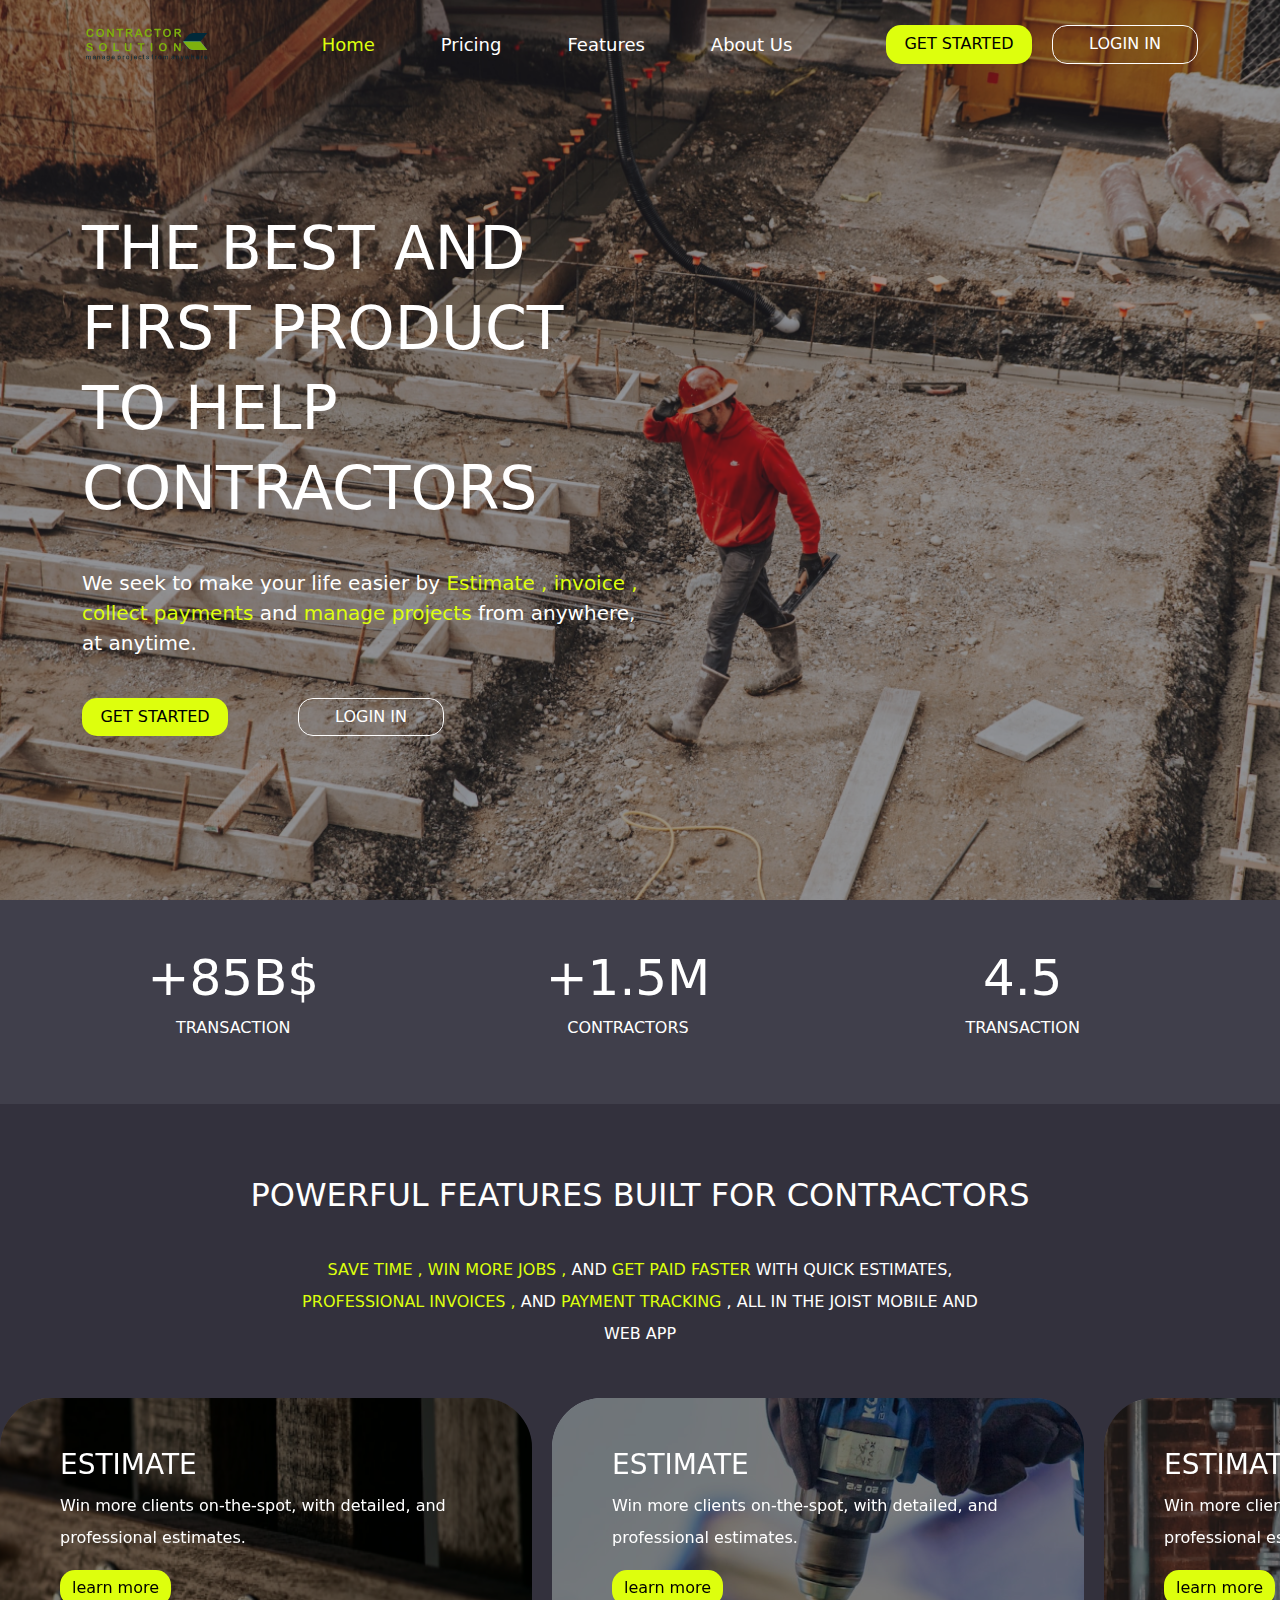
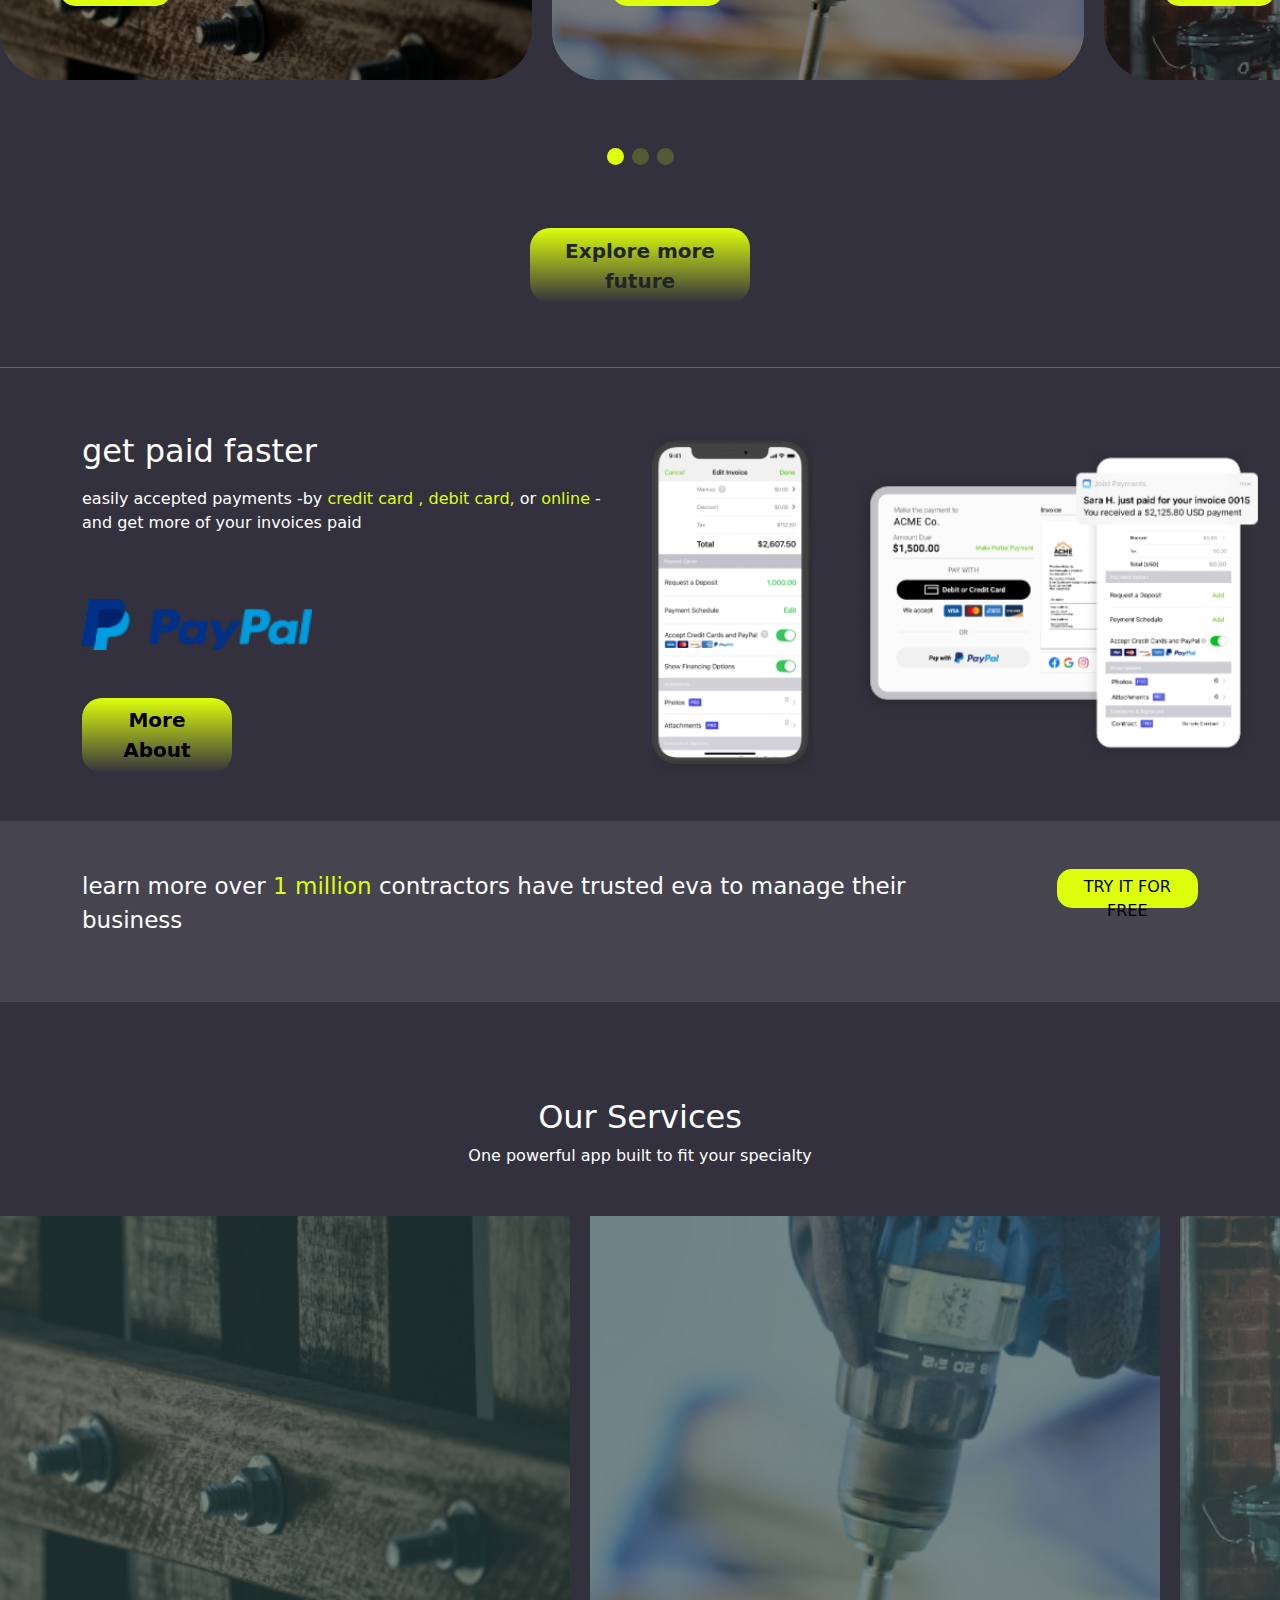
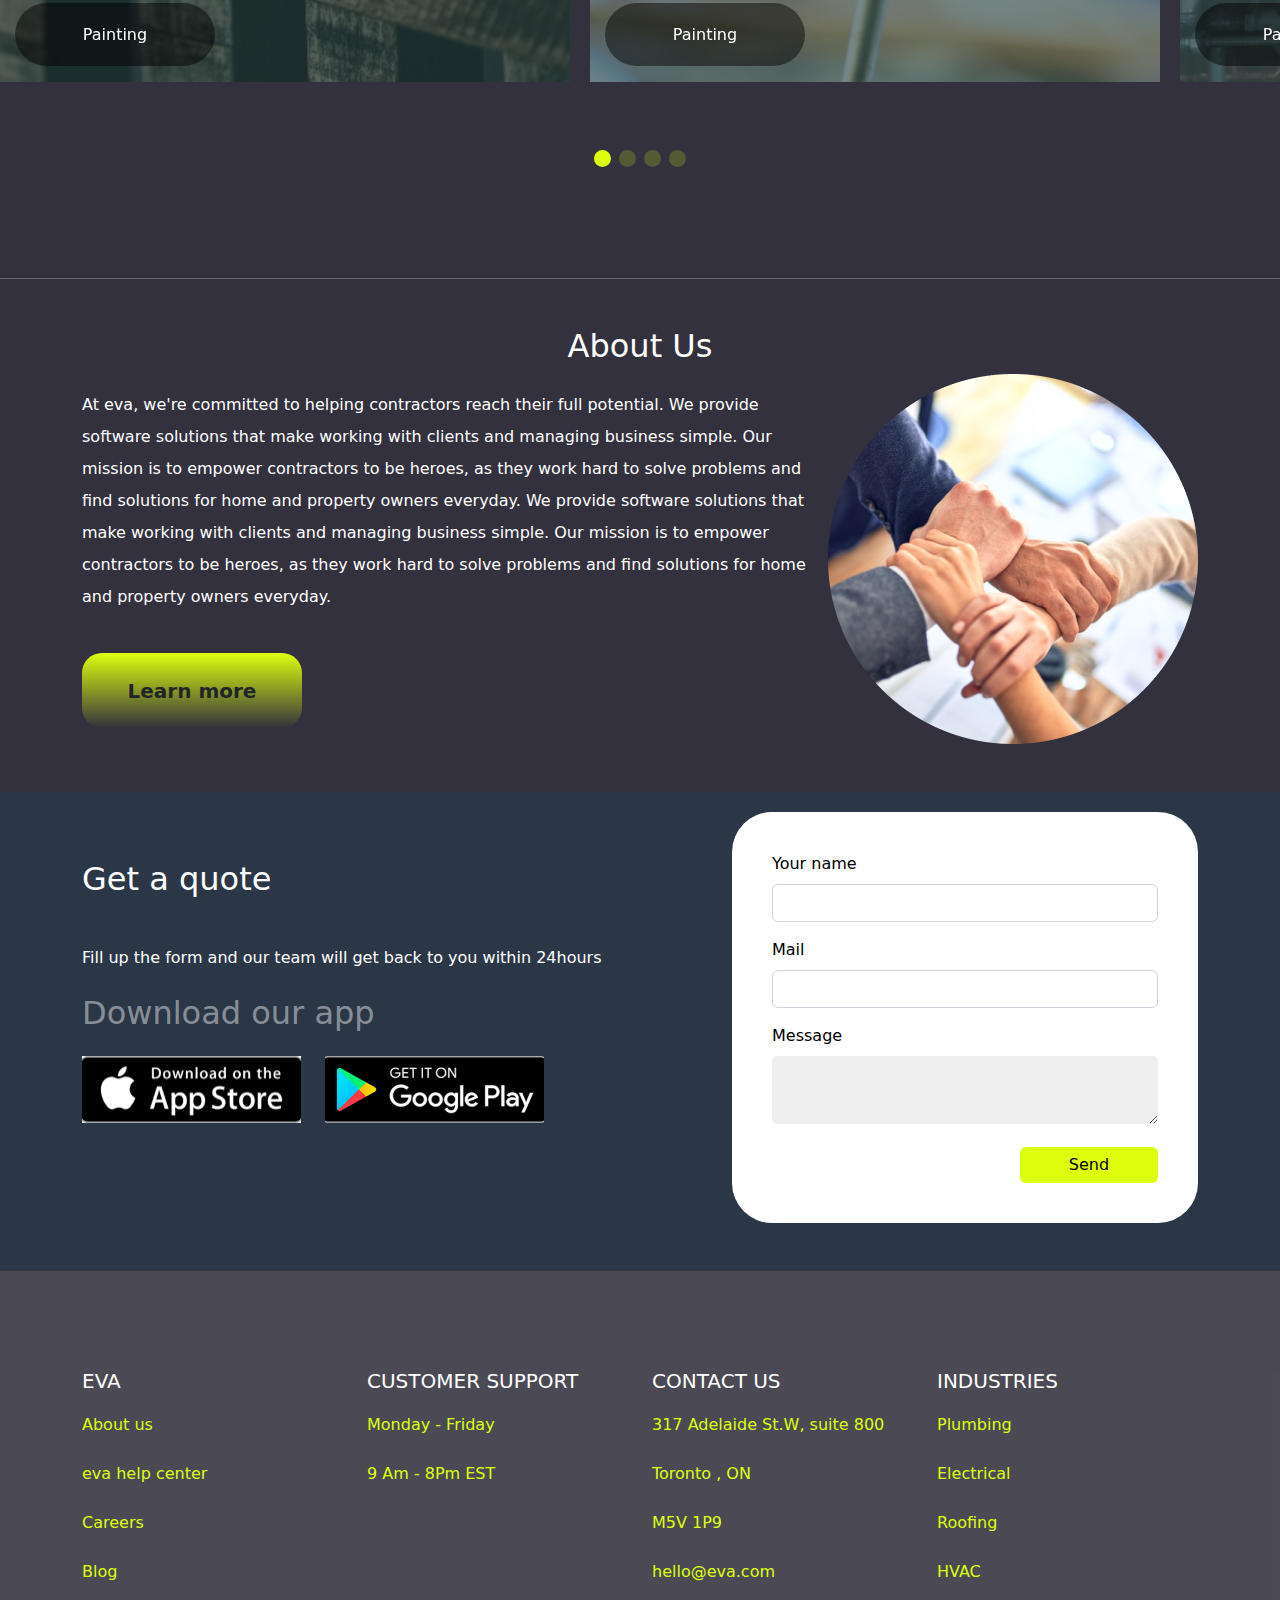
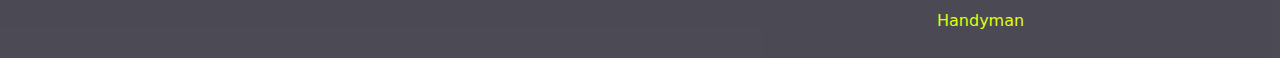
<file: index.html>
<!DOCTYPE html>
<html lang="en">
  <head>
    <meta charset="UTF-8" />
    <meta http-equiv="X-UA-Compatible" content="IE=edge" />
    <meta name="viewport" content="width=device-width, initial-scale=1.0" />
    <title>home</title>
    <link rel="stylesheet" href="assets/css/bootstrap.min.css" />
    <link rel="stylesheet" href="assets/css/style.css" />
    <link
      rel="stylesheet"
      href="https://cdn.jsdelivr.net/npm/swiper@9/swiper-bundle.min.css"
    />
    <style>

    </style>
  </head>
  <body>
    <div class="header">
      <div class="heroSec">
        <nav class="navbar navbar-expand-lg">
          <div class="container">
            <a class="navbar-brand" href="#"
              ><img src="./assets/img/constractor-logo.svg" alt=""
            /></a>
            <button
              class="navbar-toggler"
              type="button"
              data-bs-toggle="collapse"
              data-bs-target="#navbarSupportedContent"
              aria-controls="navbarSupportedContent"
              aria-expanded="false"
              aria-label="Toggle navigation"
            >
              <span class="navbar-toggler-icon"></span>
            </button>
            <div class="collapse navbar-collapse" id="navbarSupportedContent">
              <ul class="navbar-nav mx-auto mb-2 mb-lg-0">
                <li class="nav-item">
                  <a class="nav-link active" aria-current="page" href="#"
                    >Home</a
                  >
                </li>
                <li class="nav-item">
                  <a class="nav-link" href="#">Pricing</a>
                </li>
                <li class="nav-item">
                  <a class="nav-link" href="#">Features</a>
                </li>
                <li class="nav-item">
                  <a class="nav-link" href="#">About Us</a>
                </li>
              </ul>
              <form class="d-flex">
                <button class="btn btn-outline-success btn-started" type="submit">
                  Get started
                </button>
                <button class="btn btn-outline-success btn-login" type="submit">
                  login in
                </button>
              </form>
            </div>
          </div>
        </nav>
        <div class="container">
          <div class="w-50 hero-content">
            <h1>the best and first product to help contractors</h1>
            <p>
              We seek to make your life easier by
              <span> Estimate , invoice , collect payments </span> and
              <span>manage projects</span> from anywhere, at anytime.
            </p>
            <form class="d-flex">
              <button class="btn btn-outline-success btn-started" type="submit">
                Get started
              </button>
              <button class="btn btn-outline-success btn-login" type="submit">
                login in
              </button>
            </form>
          </div>
        </div>
      </div>
    </div>
    <div class="pricing p-5">
      <div class="row w-100 text-center">
        <div class="col-4">
          <h2>+85B$</h2>
          <p>TRANSACTION</p>
        </div>
        <div class="col-4">
          <h2>+1.5M</h2>
          <p>CONTRACTORS</p>
        </div>
        <div class="col-4">
          <h2>4.5</h2>
          <p>TRANSACTION</p>
        </div>
      </div>
    </div>

    <div class="features text-center pt-4 pb-5">
      <h2 class="mt-5">POWERFUL FEATURES BUILT FOR CONTRACTORS</h2>
      <p style="padding: 0px 300px; line-height: 2; margin-top: 40px">
        <span>SAVE TIME , WIN MORE JOBS ,</span> AND
        <span>GET PAID FASTER </span> WITH QUICK ESTIMATES,
        <span> PROFESSIONAL INVOICES ,</span> AND
        <span>PAYMENT TRACKING</span> , ALL IN THE JOIST MOBILE AND WEB APP
      </p>
      <div class="swiper mySwiper mt-5">
        <div class="swiper-wrapper">
          <div class="swiper-slide">
          <div class="feature-parent">
              <img src="./assets/img/imgslide1.png" alt="" />
              <div>
                <h3>ESTIMATE</h3>
                <p>Win more clients on-the-spot, with detailed, and professional estimates.</p>
                <button class="btn btn-outline-success btn-started" type="submit">
                 Learn more
                </button>
               </div>
          </div>
          </div>
          <div class="swiper-slide">
            <div class="feature-parent">
            <img src="./assets/img/imgslide2.png" alt="" />
            <div>
              <h3>ESTIMATE</h3>
              <p>Win more clients on-the-spot, with detailed, and professional estimates.</p>
              <button class="btn btn-outline-success btn-started" type="submit">
               Learn more
              </button>
             </div>
          </div>
          </div>
          <div class="swiper-slide">
            <div class="feature-parent">
            <img src="./assets/img/imgslide3.png" alt="" />
            <div>
              <h3>ESTIMATE</h3>
              <p>Win more clients on-the-spot, with detailed, and professional estimates.</p>
              <button class="btn btn-outline-success btn-started" type="submit">
               Learn more
              </button>
             </div>
          </div>
          </div>
          <div class="swiper-slide">
            <div class="feature-parent">
            <img src="./assets/img/imgslide2.png" alt="" />
            <div>
              <h3>ESTIMATE</h3>
              <p>Win more clients on-the-spot, with detailed, and professional estimates.</p>
              <button class="btn btn-outline-success btn-started" type="submit">
               Learn more
              </button>
             </div>
          </div>
          </div>
         
        </div>
        <div class="swiper-pagination"></div>
      </div>
      <button class="btn explore mt-5">Explore more future</button>
    </div>
    <hr />
    <div class="get-paid container pt-5 pb-5">
      <div class="row">
        <div class="col-lg-6">
          <h2>get paid faster</h2>
          <p class="mt-3">
            easily accepted payments -by
            <span>credit card , debit card,</span> or <span> online</span> - and
            get more of your invoices paid
          </p>
          <img
            src="./assets/img/paybal.png"
            alt=""
            class="mt-5"
            style="width: 230px"
          />
          <br />
          <button class="btn explore paid-button mt-5">More About</button>
        </div>
        <div class="col-lg-6 d-flex">
          <img src="./assets/img/img2.png" alt="" />
          <img src="./assets/img/img1.png" alt="" />
        </div>
      </div>
    </div>
    <div class="try-free pt-5 pb-5" style="background-color: #ffffff18">
      <div class="container d-flex gap-5">
        <p>
          learn more over <span>1 million</span> contractors have trusted eva to
          manage their business
        </p>
        <button class="btn btn-started">try it for free</button>
      </div>
    </div>
    <div class="our-services pt-5 pb-5 mt-5 mb-5">
      <h2 class="text-center">Our Services</h2>
      <p class="text-center mb-5">
        One powerful app built to fit your specialty
      </p>
      <div class="swiper mySwiper">
        <div class="swiper-wrapper">
          <div class="swiper-slide">
            <div style="position: relative; height: 100%">
              <img src="./assets/img/imgslide1.png" alt="" />
              <div
                style="
                  position: absolute;
                  top: 0;
                  width: 100%;
                  height: 100%;
                  background-color: #2b4547a1;
                  display: flex;
                  justify-content: start;
                  align-items: end;
                "
              >
                <p
                  style="
                    background-color: #00000076;
                    margin-left: 15px;
                    height: 63px;
                    width: 200px;
                    border-radius: 50px;
                    justify-content: center;
                    display: flex;
                    align-items: center;
                  "
                >
                  Painting
                </p>
              </div>
            </div>
          </div>
          <div class="swiper-slide">
            <div style="position: relative; height: 100%">
              <img src="./assets/img/imgslide2.png" alt="" />
              <div
                style="
                  position: absolute;
                  top: 0;
                  width: 100%;
                  height: 100%;
                  background-color: #2b4547a1;
                  display: flex;
                  justify-content: start;
                  align-items: end;
                "
              >
                <p
                  style="
                    background-color: #00000076;
                    margin-left: 15px;
                    height: 63px;
                    width: 200px;
                    border-radius: 50px;
                    justify-content: center;
                    display: flex;
                    align-items: center;
                  "
                >
                  Painting
                </p>
              </div>
            </div>
          </div>
          <div class="swiper-slide">
            <div style="position: relative; height: 100%">
              <img src="./assets/img/imgslide3.png" alt="" />
              <div
                style="
                  position: absolute;
                  top: 0;
                  width: 100%;
                  height: 100%;
                  background-color: #2b4547a1;
                  display: flex;
                  justify-content: start;
                  align-items: end;
                "
              >
                <p
                  style="
                    background-color: #00000076;
                    margin-left: 15px;
                    height: 63px;
                    width: 200px;
                    border-radius: 50px;
                    justify-content: center;
                    display: flex;
                    align-items: center;
                  "
                >
                  Painting
                </p>
              </div>
            </div>
          </div>
          <div class="swiper-slide">
            <div style="position: relative; height: 100%">
              <img src="./assets/img/imgslide2.png" alt="" />
              <div
                style="
                  position: absolute;
                  top: 0;
                  width: 100%;
                  height: 100%;
                  background-color: #2b4547a1;
                  display: flex;
                  justify-content: start;
                  align-items: end;
                "
              >
                <p
                  style="
                    background-color: #00000076;
                    margin-left: 15px;
                    height: 63px;
                    width: 200px;
                    border-radius: 50px;
                    justify-content: center;
                    display: flex;
                    align-items: center;
                  "
                >
                  Painting
                </p>
              </div>
            </div>
          </div>
          <div class="swiper-slide">
            <div style="position: relative; height: 100%">
              <img src="./assets/img/imgslide3.png" alt="" />
              <div
                style="
                  position: absolute;
                  top: 0;
                  width: 100%;
                  height: 100%;
                  background-color: #2b4547a1;
                  display: flex;
                  justify-content: start;
                  align-items: end;
                "
              >
                <p
                  style="
                    background-color: #00000076;
                    margin-left: 15px;
                    height: 63px;
                    width: 200px;
                    border-radius: 50px;
                    justify-content: center;
                    display: flex;
                    align-items: center;
                  "
                >
                  Painting
                </p>
              </div>
            </div>
          </div>
        </div>
        <div class="swiper-pagination"></div>
      </div>
    </div>
    <hr class="mb-5 mt-5" />
    <div class="about container mt-5 mb-5">
      <h2 class="text-center">About Us</h2>
      <div class="about-parent d-flex align-items-center">
        <div class="left-about">
          <p class="about-par">
            At eva, we're committed to helping contractors reach their full
            potential. We provide software solutions that make working with
            clients and managing business simple. Our mission is to empower
            contractors to be heroes, as they work hard to solve problems and
            find solutions for home and property owners everyday. We provide
            software solutions that make working with clients and managing
            business simple. Our mission is to empower contractors to be heroes,
            as they work hard to solve problems and find solutions for home and
            property owners everyday.
          </p>
          <button class="btn explore about-button mt-4">Learn more</button>
        </div>
        <div class="right-about">
          <img src="./assets/img/about.png" alt="" />
        </div>
      </div>
    </div>
    <div class="contact pb-5">
      <div class="container">
        <div class="row">
          <div class="col-lg-6">
            <h2 class="mt-5">Get a quote</h2>
            <p class="mt-5">
              Fill up the form and our team will get back to you within 24hours
            </p>
            <h2 class="mt-4 download">Download our app</h2>
            <div class="download-app d-flex mt-4 gap-4">
              <img src="./assets/img/appstore.png" alt="" />
              <img src="./assets/img/googleplay.png" alt="" />
            </div>
          </div>
          <div class="col-lg-6 d-flex justify-content-end">
            <form class="form-contact">
              <div class="mb-3">
                <label for="exampleInputEmail1" class="form-label">
                  Your name</label
                >
                <input
                  type="text"
                  class="form-control"
                  id="exampleInputEmail1"
                  aria-describedby="emailHelp"
                />
              </div>
              <div class="mb-3">
                <label for="exampleInputEmail1" class="form-label">Mail</label>
                <input
                  type="email"
                  class="form-control"
                  id="exampleInputEmail1"
                  aria-describedby="emailHelp"
                />
              </div>
              <div class="mb-3">
                <label for="exampleInputPassword1" class="form-label"
                  >Message</label
                >
                <br />
                <textarea name="" id="" class="w-100"></textarea>
              </div>
              <div class="d-flex justify-content-end">
                <button type="submit" class="btn btn-primary">Send</button>
              </div>
            </form>
          </div>
        </div>
      </div>
    </div>
    <footer>
      <div class="container">
        <div class="row mt-5">
          <div class="col-lg-3">
            <h5>EVA</h5>
            <ul>
              <li>
                <a href="">About us</a>
              </li>
              <li>
                <a href="">eva help center</a>
              </li>
              <li>
                <a href="">Careers</a>
              </li>
              <li>
                <a href="">Blog</a>
              </li>
            </ul>
          </div>
          <div class="col-lg-3">
            <h5>CUSTOMER SUPPORT</h5>
            <ul>
              <li>Monday - Friday</li>
              <li>9 Am - 8Pm EST</li>
            </ul>
          </div>
          <div class="col-lg-3">
            <h5>CONTACT US</h5>
            <ul>
              <li>317 Adelaide St.W, suite 800</li>
              <li>Toronto , ON</li>
              <li>M5V 1P9</li>
              <li>hello@eva.com</li>
            </ul>
          </div>
          <div class="col-lg-3">
            <h5>INDUSTRIES</h5>
            <ul>
              <li>Plumbing</li>
              <li>Electrical</li>
              <li>Roofing</li>
              <li>HVAC</li>
              <li>Handyman</li>
            </ul>
          </div>
        </div>
      </div>
    </footer>
    <!-- Swiper JS -->
    <script src="https://cdn.jsdelivr.net/npm/swiper@9/swiper-bundle.min.js"></script>

    <!-- Initialize Swiper -->
    <script>
      var swiper = new Swiper(".mySwiper", {
        slidesPerView: "auto",
        spaceBetween: 20,
        slideToClickedSlide: true,

        pagination: {
          el: ".swiper-pagination",
          clickable: true,
        },
      });

      const swiperSlides = document.getElementsByClassName("swiper-slide");

      swiper.on("slideChange", function () {
        const otherSlides = swiperSlides;
        for (let index = 0; index < swiperSlides.length; index++) {
          const element = swiperSlides[index];
          element.getElementsByTagName("img")[0].style.dispay = "none";
        }

        const linkElemCurrentSlide =
          swiperSlides[swiper.realIndex].getElementsByTagName("img");
        linkElemCurrentSlide[0].style.display = "block";
      });

      $(".swiper-slide img").on("click touchstart", function (e) {
        e.preventDefault();
      });
    </script>

    <script src="assets/js/bootstrap.bundle.min.js"></script>
    <script src="assets/js/main.js"></script>
  </body>
</html>
</file>
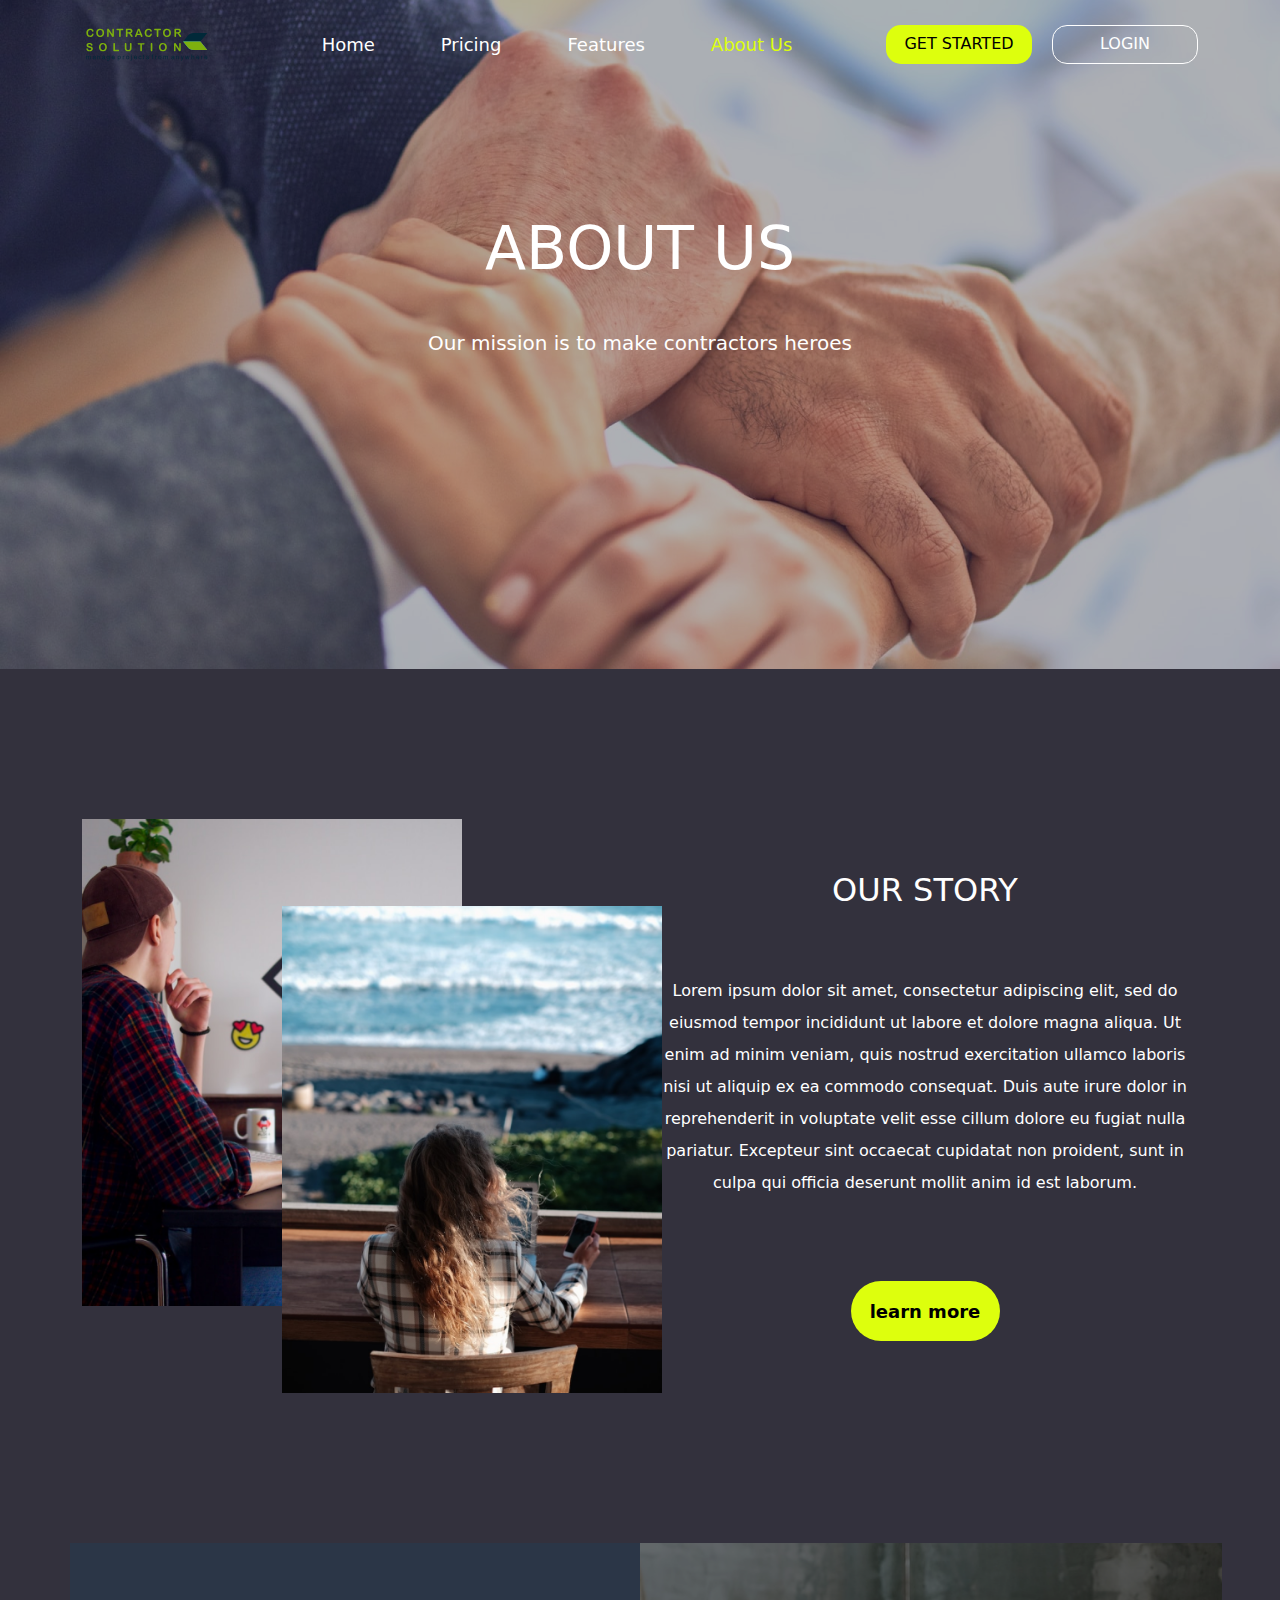
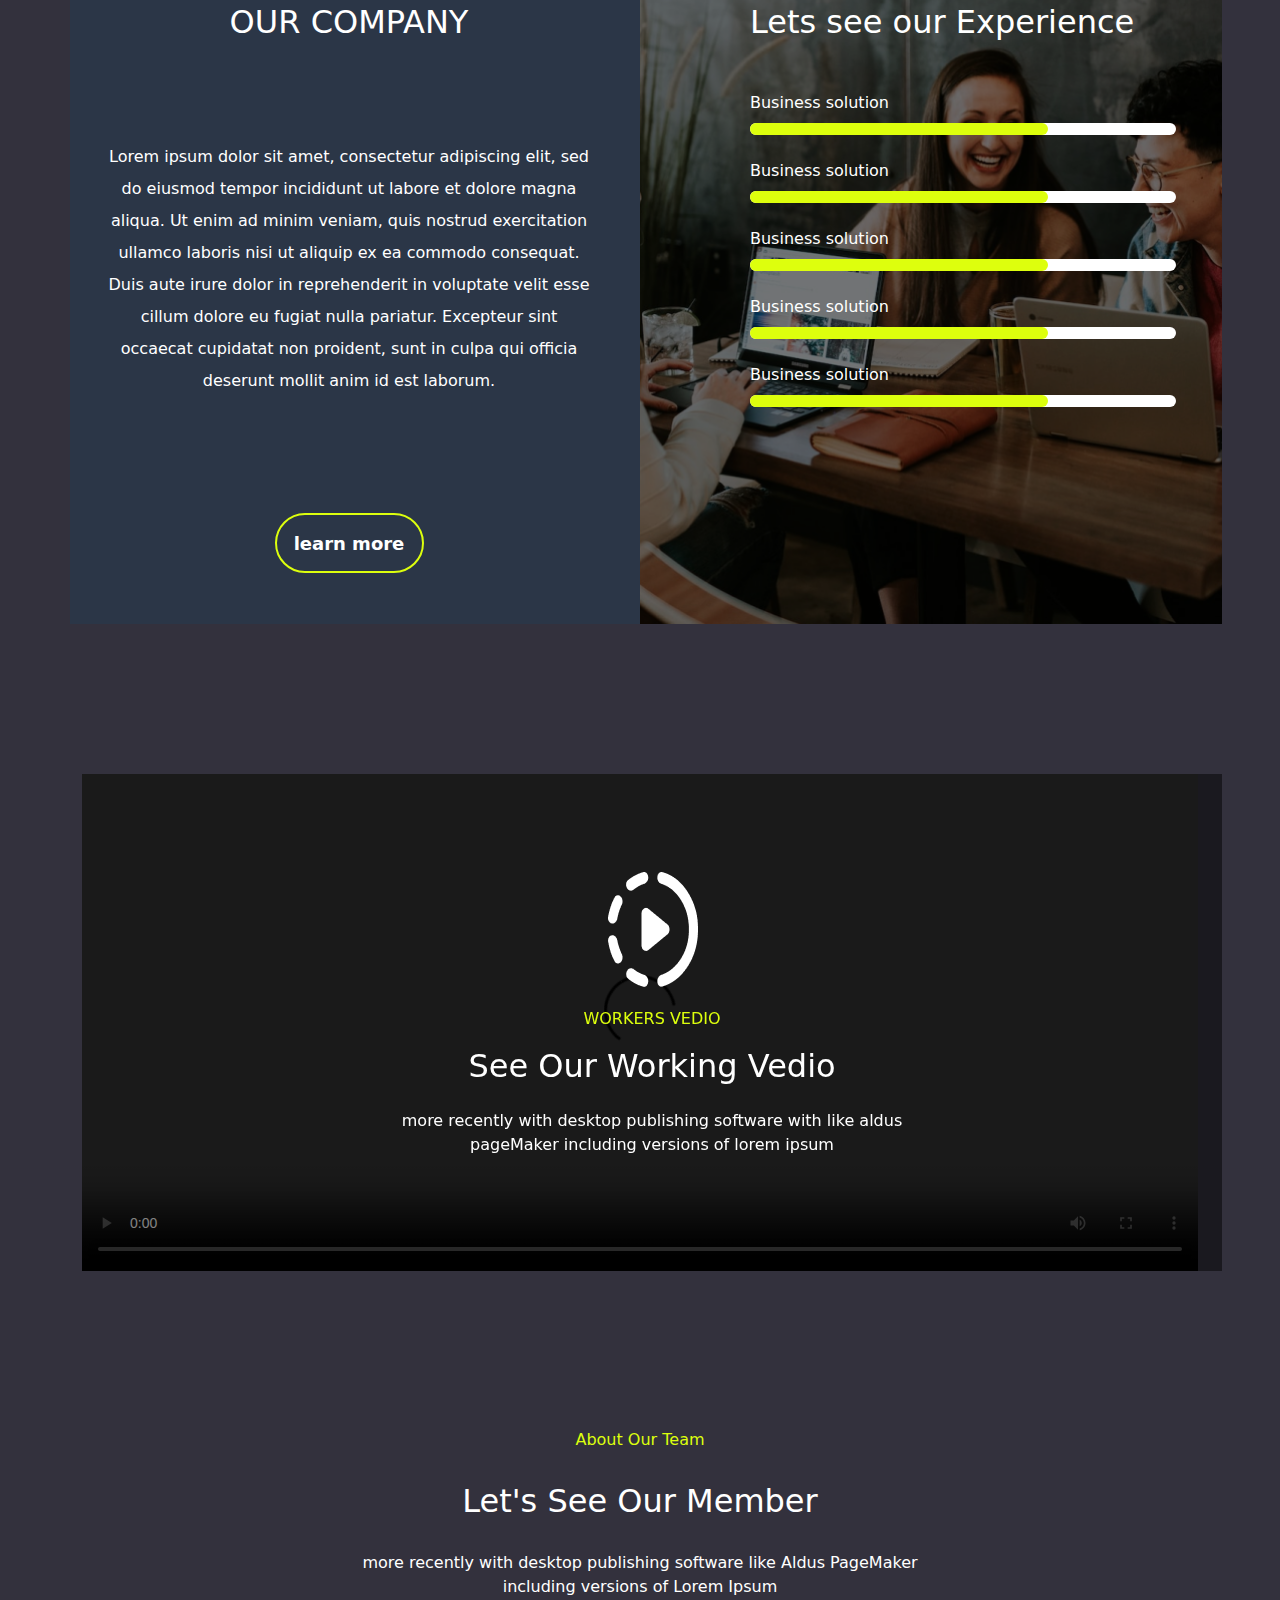
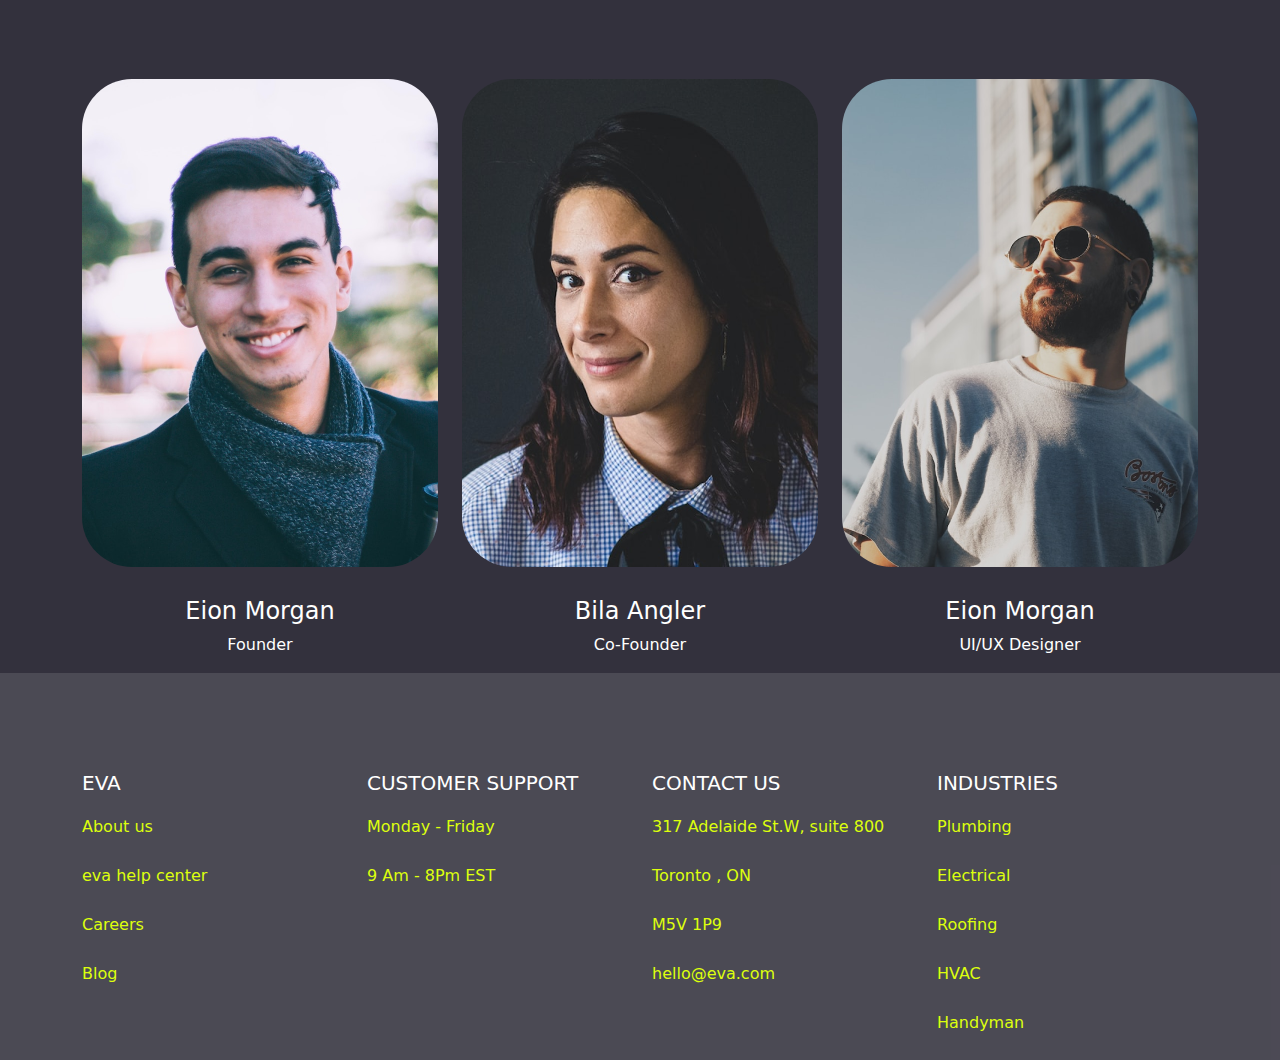
<file: about.html>
<!DOCTYPE html>
<html lang="en">
  <head>
    <meta charset="UTF-8" />
    <meta http-equiv="X-UA-Compatible" content="IE=edge" />
    <meta name="viewport" content="width=device-width, initial-scale=1.0" />
    <title>home</title>
    <link rel="stylesheet" href="assets/css/bootstrap.min.css" />
    <link rel="stylesheet" href="assets/css/style.css" />
    <link
      rel="stylesheet"
      href="https://cdn.jsdelivr.net/npm/swiper@9/swiper-bundle.min.css"
    />
  </head>
  <body>
    <div class="header-about">
      <div class="heroSec-about">
        <nav class="navbar navbar-expand-lg">
          <div class="container">
            <a class="navbar-brand" href="#"
              ><img src="./assets/img/constractor-logo.svg" alt=""
            /></a>
            <button
              class="navbar-toggler"
              type="button"
              data-bs-toggle="collapse"
              data-bs-target="#navbarSupportedContent"
              aria-controls="navbarSupportedContent"
              aria-expanded="false"
              aria-label="Toggle navigation"
            >
              <span class="navbar-toggler-icon"></span>
            </button>
            <div class="collapse navbar-collapse" id="navbarSupportedContent">
              <ul class="navbar-nav mx-auto mb-2 mb-lg-0">
                <li class="nav-item">
                  <a class="nav-link " aria-current="page" href="#"
                    >Home</a
                  >
                </li>
                <li class="nav-item">
                  <a class="nav-link" href="#">Pricing</a>
                </li>
                <li class="nav-item">
                  <a class="nav-link" href="#">Features</a>
                </li>
                <li class="nav-item">
                  <a class="nav-link active" href="#">About Us</a>
                </li>
              </ul>
              <form class="d-flex" role="search">
                <button
                  class="btn btn-outline-success btn-started"
                  type="submit"
                >
                  Get started
                </button>
                <button class="btn btn-outline-success btn-login" type="submit">
                  login
                </button>
              </form>
            </div>
          </div>
        </nav>
        <div class="container">
          <div class="hero-content text-center">
            <h1>ABOUT US</h1>
            <p>Our mission is to make contractors heroes</p>
          </div>
        </div>
      </div>
    </div>
    <div class="container about-section">
      <div class="row d-flex align-items-center">
        <div class="col-lg-6">
          <div>
            <img src="./assets/img/about-phot1.png" alt="" />
            <img
              src="./assets/img/about-phot2.png"
              alt=""
              style="margin-top: -400px; margin-left: 200px"
            />
          </div>
        </div>
        <div class="col-lg-6 text-center">
          <h2 class="text-center">OUR STORY</h2>
          <p>
            Lorem ipsum dolor sit amet, consectetur adipiscing elit, sed do
            eiusmod tempor incididunt ut labore et dolore magna aliqua. Ut enim
            ad minim veniam, quis nostrud exercitation ullamco laboris nisi ut
            aliquip ex ea commodo consequat. Duis aute irure dolor in
            reprehenderit in voluptate velit esse cillum dolore eu fugiat nulla
            pariatur. Excepteur sint occaecat cupidatat non proident, sunt in
            culpa qui officia deserunt mollit anim id est laborum.
          </p>
          <button>learn more</button>
        </div>
      </div>
    </div>
    <div class="our-company container p-0">
      <div class="row p-0">
        <div class="col-lg-6 text-center px-5">
          <h2 class="text-center">OUR COMPANY</h2>
          <p>
            Lorem ipsum dolor sit amet, consectetur adipiscing elit, sed do
            eiusmod tempor incididunt ut labore et dolore magna aliqua. Ut enim
            ad minim veniam, quis nostrud exercitation ullamco laboris nisi ut
            aliquip ex ea commodo consequat. Duis aute irure dolor in
            reprehenderit in voluptate velit esse cillum dolore eu fugiat nulla
            pariatur. Excepteur sint occaecat cupidatat non proident, sunt in
            culpa qui officia deserunt mollit anim id est laborum.
          </p>
          <button>learn more</button>
        </div>
        <div class="col-lg-6 p-0" style="position: relative">
          <img class="w-100" src="./assets/img/our-company.png" alt="" />
          <div class="our-company-shadow">
            <div class="prog-parents ">
              <h2>Lets see our Experience</h2>
              <div class="mb-4">
                <label for="customRange1" class="form-label"
                  >Business solution</label
                >
                <div class="progress-par">
                  <div class="progress-child"></div>
                </div>
              </div>
              <div class="mb-4">
                <label for="customRange2" class="form-label"
                  >Business solution</label
                >
                <div class="progress-par">
                  <div class="progress-child"></div>
                </div>
              </div>
              <div class="mb-4">
                <label for="customRange3" class="form-label"
                  >Business solution</label
                >
                <div class="progress-par">
                  <div class="progress-child"></div>
                </div>
              </div>
              <div class="mb-4">
                <label for="customRange4" class="form-label"
                  >Business solution</label
                >
                <div class="progress-par">
                  <div class="progress-child"></div>
                </div>
              </div>
              <div class="mb-4">
                <label for="customRange5" class="form-label"
                  >Business solution</label
                >
                <div class="progress-par">
                  <div class="progress-child"></div>
                </div>
              </div>
            </div>
          </div>
        </div>
      </div>
    </div>
    <div class="worker-vedio container">
      <!-- <video width="100%" height="497" controls>
       
      </video> -->
    
      <video id="myVideo"
      src="https://res.cloudinary.com/codelife/video/upload/v1637805738/intro_l5ul1k.mp4" controls  loop  width="100%" height="497" ></video>
      <div class="cont-vedio text-center" id="cont-vedio">
        <img src="./assets/img/vedio.png" alt=""  onclick="myFunction()">
        <p class="title-vedio">WORKERS VEDIO</p>
        <h2>See Our Working Vedio</h2>
        <p class="w-50 mt-3">more recently with desktop publishing software with like aldus pageMaker including versions of lorem ipsum</p>
      </div>
    </div>
    
    <div class="our-member">
      <div class="container">
        <p class="top-title">
          About Our Team
        </p>
        <h2>Let's See Our Member</h2>
        <p class="w-50 m-auto">
          more recently with desktop publishing software like Aldus PageMaker
          including versions of Lorem Ipsum
        </p>
        <div class="row text-center">
          <div class="col-lg-4">
            <div>
              <img src="./assets/img/member1.png" alt="" />
            </div>
            <h4>Eion Morgan</h4>
            <p>Founder</p>
          </div>
          <div class="col-lg-4">
            <div>
              <img src="./assets/img/member2.png" alt="" />
            </div>
            <h4>Bila Angler</h4>
            <p>Co-Founder</p>
          </div>
          <div class="col-lg-4">
            <div>
              <img src="./assets/img/member3.png" alt="" />
            </div>
            <h4>Eion Morgan</h4>
            <p>UI/UX Designer</p>
          </div>
        </div>
      </div>
    </div>

    <footer>
      <div class="container">
        <div class="row mt-5">
          <div class="col-lg-3">
            <h5>EVA</h5>
            <ul>
              <li>
                <a href="">About us</a>
              </li>
              <li>
                <a href="">eva help center</a>
              </li>
              <li>
                <a href="">Careers</a>
              </li>
              <li>
                <a href="">Blog</a>
              </li>
            </ul>
          </div>
          <div class="col-lg-3">
            <h5>CUSTOMER SUPPORT</h5>
            <ul>
              <li>Monday - Friday</li>
              <li>9 Am - 8Pm EST</li>
            </ul>
          </div>
          <div class="col-lg-3">
            <h5>CONTACT US</h5>
            <ul>
              <li>317 Adelaide St.W, suite 800</li>
              <li>Toronto , ON</li>
              <li>M5V 1P9</li>
              <li>hello@eva.com</li>
            </ul>
          </div>
          <div class="col-lg-3">
            <h5>INDUSTRIES</h5>
            <ul>
              <li>Plumbing</li>
              <li>Electrical</li>
              <li>Roofing</li>
              <li>HVAC</li>
              <li>Handyman</li>
            </ul>
          </div>
        </div>
      </div>
    </footer>
    <script src="assets/js/bootstrap.bundle.min.js"></script>
    <script src="assets/js/main.js"></script>
  </body>
</html>
</file>
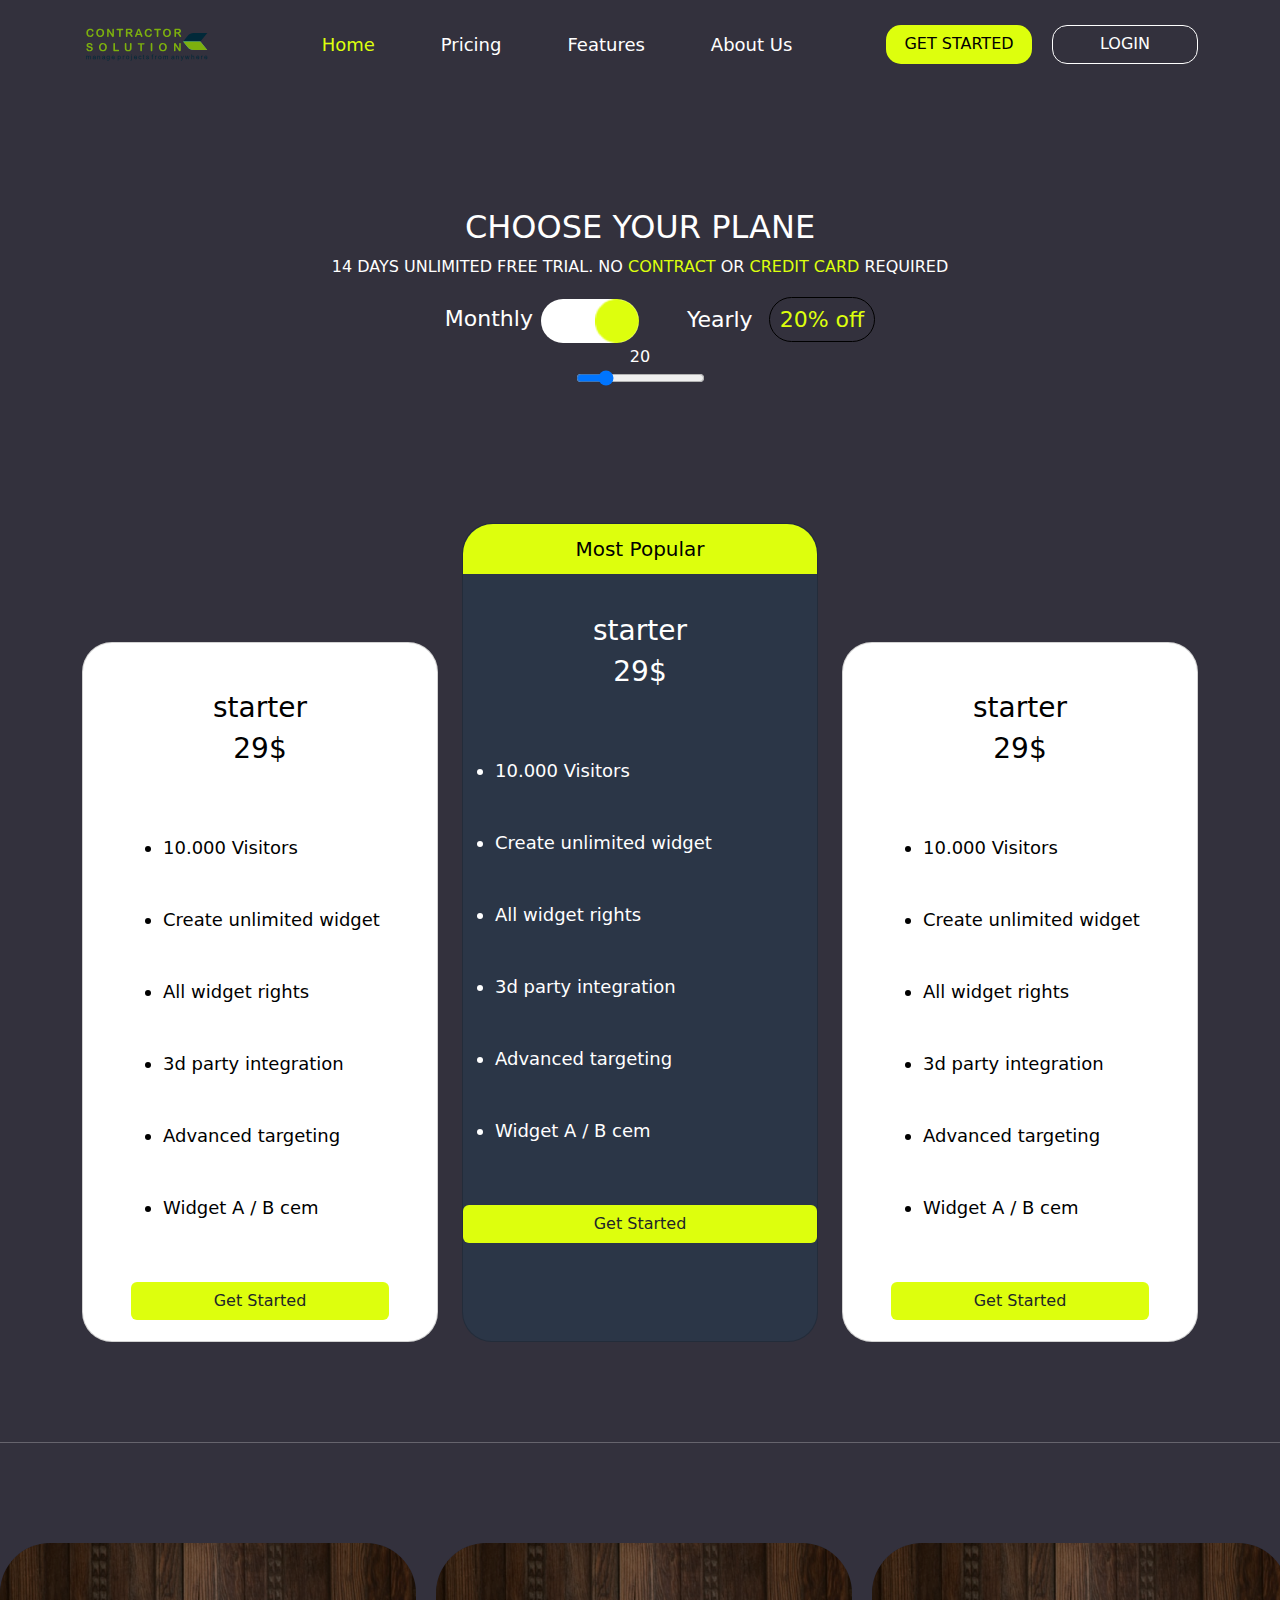
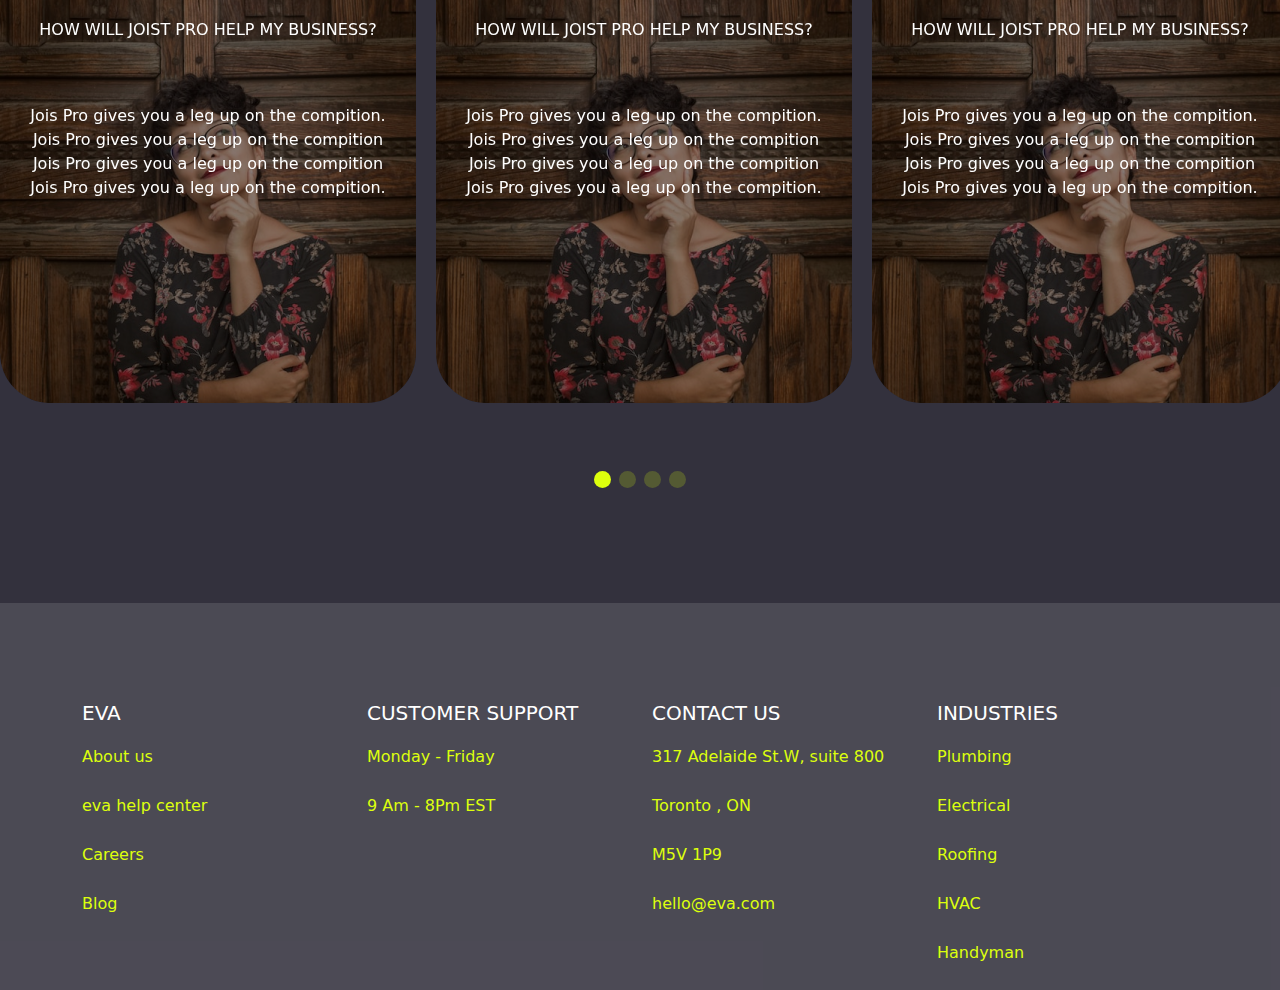
<file: plane.html>
<!DOCTYPE html>
<html lang="en">
  <head>
    <meta charset="UTF-8" />
    <meta http-equiv="X-UA-Compatible" content="IE=edge" />
    <meta name="viewport" content="width=device-width, initial-scale=1.0" />
    <title>plane</title>
    <link rel="stylesheet" href="assets/css/bootstrap.min.css" />
    <link rel="stylesheet" href="assets/css/style.css" />
    <link
      rel="stylesheet"
      href="https://cdn.jsdelivr.net/npm/swiper@9/swiper-bundle.min.css"
    />

    <style>
   

      .swiper-slide {
        width:416px;
        height: 460px;
        border-radius: 50px;
        overflow: hidden;
       
      }
      .swiper-slide img {
        display: block;
        width: 100%;
        height: 100%;
        object-fit: cover;
      }
    </style>
  </head>
  <body>
    <nav class="navbar navbar-expand-lg">
      <div class="container">
        <a class="navbar-brand" href="#"
          ><img src="./assets/img/constractor-logo.svg" alt=""
        /></a>
        <button
          class="navbar-toggler"
          type="button"
          data-bs-toggle="collapse"
          data-bs-target="#navbarSupportedContent"
          aria-controls="navbarSupportedContent"
          aria-expanded="false"
          aria-label="Toggle navigation"
        >
          <span class="navbar-toggler-icon"></span>
        </button>
        <div class="collapse navbar-collapse" id="navbarSupportedContent">
          <ul class="navbar-nav mx-auto mb-2 mb-lg-0">
            <li class="nav-item">
              <a class="nav-link active" aria-current="page" href="#">Home</a>
            </li>
            <li class="nav-item">
              <a class="nav-link" href="#">Pricing</a>
            </li>
            <li class="nav-item">
              <a class="nav-link" href="#">Features</a>
            </li>
            <li class="nav-item">
              <a class="nav-link" href="#">About Us</a>
            </li>
          </ul>
          <form class="d-flex" role="search">
            <button class="btn btn-outline-success btn-started" type="submit">
              Get started
            </button>
            <button class="btn btn-outline-success btn-login" type="submit">
              login
            </button>
          </form>
        </div>
      </div>
    </nav>
    <div class="container" style="margin-top: 120px;">
      <h2 class="text-center">CHOOSE YOUR PLANE</h2>
      <p class="text-center choose-par">14 DAYS UNLIMITED FREE TRIAL. NO <span> CONTRACT</span> OR <span>CREDIT CARD</span> REQUIRED</p>
<div class="d-flex justify-content-center gap-5 months-year"><div class="form-check form-switch d-flex gap-5 align-items-center">
  <label class="form-check-label" for="flexSwitchCheckChecked">Monthly</label>
  <input class="form-check-input" type="checkbox" id="flexSwitchCheckChecked" checked>
 
</div>
<div class="d-flex year align-items-center gap-3">
  <label for="">Yearly</label>
  <div>20% off</div>
</div></div>
<div class="range-slider text-center">
  <div id="slider_thumb" class="range-slider_thumb"></div>
  <div class="range-slider_line">
    <div id="slider_line" class="range-slider_line-fill"></div>
  </div>
  <input id="slider_input" class="range-slider_input" type="range" value="20" min="0" max="100">
</div>
      <div class="row plane-cards d-flex align-items-end">
        <div class="col-lg-4">
          <div class="card p-5">
            
            <h3 class="text-center">starter</h3>
            <h3 class="text-center">29$</h3>
            <ul>
              <li>10.000 Visitors</li>
              <li>Create unlimited widget</li>
              <li>All widget rights</li>
              <li>3d party integration</li>
              <li>Advanced targeting</li>
              <li>Widget A / B cem</li>
            </ul>
            <button class="btn">Get Started</button>
          </div>
        </div>
        <div class="col-lg-4">
            <div class="card plane-center">
              <div>Most Popular</div>
              <h3 class="text-center">starter</h3>
              <h3 class="text-center">29$</h3>
              <ul>
                <li>10.000 Visitors</li>
                <li>Create unlimited widget</li>
                <li>All widget rights</li>
                <li>3d party integration</li>
                <li>Advanced targeting</li>
                <li>Widget A / B cem</li>
              </ul>
              <button class="btn">Get Started</button>
            </div>
          </div>
          <div class="col-lg-4">
            <div class="card p-5">
              <h3 class="text-center">starter</h3>
              <h3 class="text-center">29$</h3>
              <ul>
                <li>10.000 Visitors</li>
                <li>Create unlimited widget</li>
                <li>All widget rights</li>
                <li>3d party integration</li>
                <li>Advanced targeting</li>
                <li>Widget A / B cem</li>
              </ul>
              <button class="btn">Get Started</button>
            </div>
          </div>

   
          </div>
      </div>
    </div>
    <hr>
    <div class="how">
    <div class="swiper mySwiper">
      <div class="swiper-wrapper">
        <div class="swiper-slide" ><div style="position: relative;"><img src="./assets/img/wom.png" alt=""><div style="position: absolute; top: 0; padding: 20px; width: 100%; height: 100%; background-color: #00000078; text-align: center;"><h6 style="margin-top: 57px;">HOW WILL JOIST PRO HELP MY BUSINESS?</h6> <p style="margin-top: 65px;">Jois Pro gives you a leg up on the compition. Jois Pro gives you a leg up on the compition Jois Pro gives you a leg up on the compition Jois Pro gives you a leg up on the compition.</p></div></div></div>
        <div class="swiper-slide" ><div style="position: relative;"><img src="./assets/img/wom.png" alt=""><div style="position: absolute; top: 0; padding: 20px; width: 100%; height: 100%; background-color: #00000078; text-align: center;"><h6 style="margin-top: 57px;">HOW WILL JOIST PRO HELP MY BUSINESS?</h6> <p style="margin-top: 65px;">Jois Pro gives you a leg up on the compition. Jois Pro gives you a leg up on the compition Jois Pro gives you a leg up on the compition Jois Pro gives you a leg up on the compition.</p></div></div></div>
        <div class="swiper-slide" ><div style="position: relative;"><img src="./assets/img/wom.png" alt=""><div style="position: absolute; top: 0; padding: 20px; width: 100%; height: 100%; background-color: #00000078; text-align: center;"><h6 style="margin-top: 57px;">HOW WILL JOIST PRO HELP MY BUSINESS?</h6> <p style="margin-top: 65px;">Jois Pro gives you a leg up on the compition. Jois Pro gives you a leg up on the compition Jois Pro gives you a leg up on the compition Jois Pro gives you a leg up on the compition.</p></div></div></div>
        <div class="swiper-slide" ><div style="position: relative;"><img src="./assets/img/wom.png" alt=""><div style="position: absolute; top: 0; padding: 20px; width: 100%; height: 100%; background-color: #00000078; text-align: center;"><h6 style="margin-top: 57px;">HOW WILL JOIST PRO HELP MY BUSINESS?</h6> <p style="margin-top: 65px;">Jois Pro gives you a leg up on the compition. Jois Pro gives you a leg up on the compition Jois Pro gives you a leg up on the compition Jois Pro gives you a leg up on the compition.</p></div></div></div>
        <div class="swiper-slide" ><div style="position: relative;"><img src="./assets/img/wom.png" alt=""><div style="position: absolute; top: 0; padding: 20px; width: 100%; height: 100%; background-color: #00000078; text-align: center;"><h6 style="margin-top: 57px;">HOW WILL JOIST PRO HELP MY BUSINESS?</h6> <p style="margin-top: 65px;">Jois Pro gives you a leg up on the compition. Jois Pro gives you a leg up on the compition Jois Pro gives you a leg up on the compition Jois Pro gives you a leg up on the compition.</p></div></div></div>
       
      </div>
      <div class="swiper-pagination"></div>
    </div> </div>
      <footer>
        <div class="container">
          <div class="row mt-5">
            <div class="col-lg-3">
              <h5>EVA</h5>
              <ul>
                <li>
                  <a href="">About us</a>
                </li>
                <li>
                  <a href="">eva help center</a>
                </li>
                <li>
                  <a href="">Careers</a>
                </li>
                <li>
                  <a href="">Blog</a>
                </li>
              </ul>
            </div>
            <div class="col-lg-3">

              <h5>CUSTOMER SUPPORT</h5>
              <ul>
                <li>Monday - Friday</li>
                <li>9 Am - 8Pm EST</li>
              </ul>
            </div>
            <div class="col-lg-3">
              <h5>CONTACT US</h5>
              <ul>
                <li>317 Adelaide St.W, suite 800</li>
                <li>Toronto , ON</li>
                <li>M5V 1P9</li>
                <li>hello@eva.com</li>
              </ul>
            </div>
            <div class="col-lg-3">
              <h5>INDUSTRIES</h5>
              <ul>
                <li>Plumbing</li>
                <li>Electrical</li>
                <li>Roofing</li>
                <li>HVAC</li>
                <li>Handyman</li>
              </ul>
            </div>
          </div>
        </div>
      </footer>
    <!-- Swiper JS -->
    <script src="https://cdn.jsdelivr.net/npm/swiper@9/swiper-bundle.min.js"></script>

    <!-- Initialize Swiper -->
    <script>
      var swiper = new Swiper(".mySwiper", {
        slidesPerView: "auto",
        spaceBetween: 20,
        pagination: {
          el: ".swiper-pagination",
          clickable: true,
        },
      });
    </script>
    <script src="assets/js/bootstrap.bundle.min.js"></script>
    <script src="assets/js/main.js"></script>
  </body>
</html>
</file>
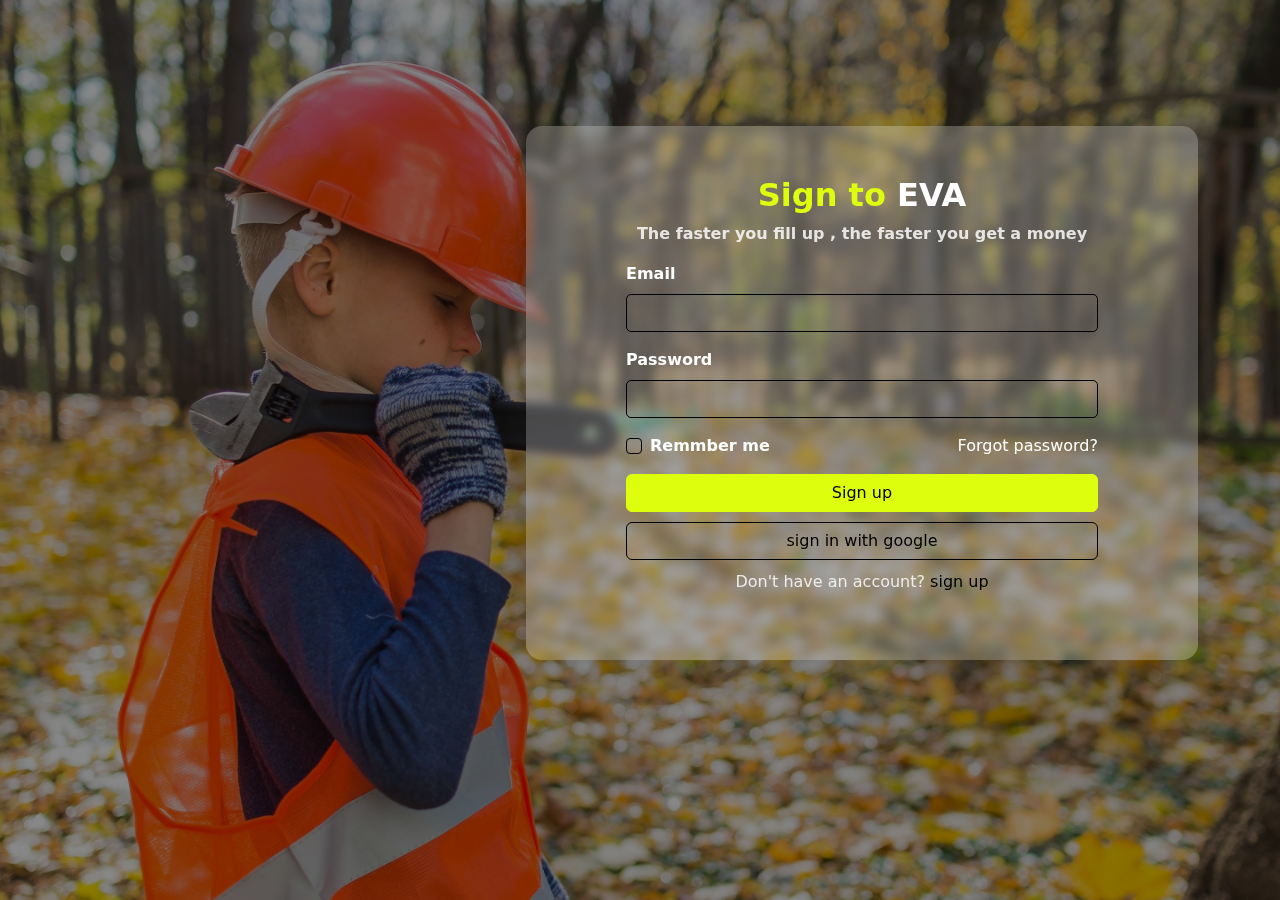
<file: sign.html>
<!DOCTYPE html>
<html lang="en">
  <head>
    <meta charset="UTF-8" />
    <meta http-equiv="X-UA-Compatible" content="IE=edge" />
    <meta name="viewport" content="width=device-width, initial-scale=1.0" />
    <title>home</title>
    <link rel="stylesheet" href="assets/css/bootstrap.min.css" />
    <link rel="stylesheet" href="assets/css/style.css" />
    <link
      rel="stylesheet"
      href="https://cdn.jsdelivr.net/npm/swiper@9/swiper-bundle.min.css"
    />
  </head>
  <body>
    <div class="sign-page">
      <div class="sign-shadow">
        <div class="container d-flex justify-content-end">
          <form class="form-sign">
            <h2 >Sign to <span> EVA</span></h2>
            <p class="text-center">The faster you fill up , the faster you get a money</p>
            <div class="mb-3">
              <label for="exampleInputEmail1" class="form-label">Email</label>
              <input
                type="email"
                class="form-control"
                id="exampleInputEmail1"
                aria-describedby="emailHelp"
              />
            </div>
            <div class="mb-3">
              <label for="exampleInputPassword1" class="form-label"
                >Password</label
              >
              <input
              type="password"
              class="form-control"
              id="pass"
              aria-describedby="emailHelp"
            />
            </div>
            <div class="d-flex justify-content-between">
              <div class="mb-3 form-check">
                <input
                  type="checkbox"
                  class="form-check-input"
                  id="exampleCheck1"
                />
                <label class="form-check-label" for="exampleCheck1"
                  >Remmber me</label
                >
              </div>
              <div><a href="">Forgot password?</a></div>
            </div>
            <button type="submit" class="btn btn-primary sign-up">Sign up</button>
            <button type="submit" class="btn btn-primary sign-google">sign in with google</button>

            <p class="text-center dont-have">Don't have an account? <a href="">sign up</a></p>
          </form>
        </div>
      </div>
    </div>
    <script src="assets/js/bootstrap.bundle.min.js"></script>
    <script src="assets/js/main.js"></script>
  </body>
</html>
</file>
<file: assets/css/style.css>
body {
  /* font-family: 'Tajawal', sans-serif;
overflow-x: hidden; */
  margin: 0;
  background-color: #33313d;
  color: #ffffff;
}
.header {
  background-image: url(../img/herosection.png);
  width: 100%;
  background-size: cover;
  height: 100vh;
}
.heroSec,
.heroSec-about {
  background-color: #33313d62;
  width: 100%;
  /* background-size: cover; */
  height: 100vh;
}
.heroSec-about {
  height: 669px;
}
.header-about {
  background-image: url(../img/header-about.png);
  width: 100%;
  background-size: cover;
  height: 669px;
}
.navbar-collapse ul {
    display: flex;
    gap: 50px;
}
.navbar-collapse ul li a {
  color: #ffffff;
  font-size: 18px;
}
.navbar-collapse ul li a.active {
  color: #ddff0d !important;
}
.navbar-brand img {
  width: 130px;
}
.navbar button {
  width: 146px;
  height: 39px;
  /* border-radius: 30px; */
}

button.btn-started {
  background-color: #ddff0d;
  color: #000;
  border: none;
  border-radius: 15px;
  text-transform: uppercase;
}
button.btn-started:hover {
  background-color: #ddff0d;
  color: #000;
}
button.btn-login {
  color: #fff;
  border: solid 1px #fff;
  margin-left: 20px;
  border-radius: 15px;
  text-transform: uppercase;
}
button.btn-login:hover {
  color: #fff;
  border: solid 1px #fff;
  margin-left: 20px;
  background-color: transparent;
}

.pricing {
  background-color: #74728038;
}
.pricing h2 {
  font-size: 50px;
}
button.explore {
  border: none;
  background: linear-gradient(180deg, #DDFF0D 0%, rgba(221, 255, 13, 0) 100%);
  font-weight: bold;
  font-size: 20px;
  border-radius: 20px;
  width: 220px;
  height: 75px;
}
.hero-content {
  margin-top: 120px;
}
.hero-content h1 {
  font-size: 60px;
  line-height: 80px;
  text-transform: uppercase;
}
.hero-content p {
  font-size: 20px;
  margin-top: 40px;
}
.hero-content p span {
  color: #ddff0d;
}
.hero-content form {
  margin-top: 40px;
  gap: 50px;
}

.hero-content form button {
  border-radius: 15px;
  text-transform: uppercase;
  width: 146px;
}
.hero-content form button.btn-started {
  border: none;
}
/* @import url('https://fonts.googleapis.com/css2?family=Cairo:wght@300;400;500;600;700&family=Poppins:wght@100;300;400;600;700;800&family=Tajawal:wght@400;500;700&display=swap'); */

/* @font-face {
    font-family: 'Tajawal';
    src: url('../fonts/Tajawal-Regular.ttf');

}
@font-face {
    font-family: 'TajawalMedium';
    src: url('../fonts/Tajawal-Medium.ttf' );

} */

.features span {
  color: #ddff0d;
}

.try-free p {
  font-size: 23px;
  margin-right: 30px;
}
.contact {
  background-color: #2b3647;
  padding: 20px 0px;

}
.form-contact {
  background-color: #fff;
  padding: 40px;
  border-radius: 40px;
}
.form-contact label {
  color: #000;
}

.form-contact textarea {
  background-color: #efefef;
  border: none;
  border-radius: 5px;
  padding: 10px;
}
.form-contact textarea:focus {
  outline: none;
}

.sign-page {
  background-image: url(../img/cont.png);
  width: 100%;
  background-size: cover;
  height: 100vh;
}

.sign-shadow {
  background-color: #00000076;
  width: 100%;
  height: 100vh;
}

.form-sign {
  width: 672px;
  background: rgba(255, 255, 255, 0.23);
  border-radius: 16px;
  box-shadow: 0 4px 30px rgba(0, 0, 0, 0.1);
  backdrop-filter: blur(5px);
  margin-top: 126px;
  padding: 50px 100px;
}
.form-sign h2 {
  text-align: center;
  color: #ddff0d !important;
  font-weight: bold;
}
.form-sign h2 span {
  color: #fff;
}
.form-sign input,
.form-sign textarea {
  border: solid 1px #000;
  background-color: transparent;
  border-radius: 5px;
}
.form-sign input:focus {
  box-shadow: none;
  background-color: transparent;
}
.form-sign textarea:focus {
  outline: none;
}
.form-sign a {
  color: #fff;
  text-decoration: none;
}
.form-sign button {
  width: 100%;
  margin-bottom: 10px;
  font-weight: 500;
}
.form-sign p{
  color: rgba(255, 255, 255, 0.83);
}
.form-sign p ,.form-sign label{
  font-weight: bold;
}
.dont-have{
  font-weight: 500!important;
}
.sign-up {
  background-color: #ddff0d;
  border-color: #ddff0d;
  color: #000;
}
.sign-google {
  color: #000;
  background-color: transparent;
  border-color: #000;
}
.form-sign p a {
  color: #000;
}
.plane-cards{
  margin-top: 130px;
  margin-bottom: 100px;
}
.plane-cards .card {
  background-color: #fff;
  color: #000;
  border-radius: 30px;
  /* padding: 0; */
}
.plane-cards .card button {
  background-color: #ddff0d;
}
footer ul li,
footer ul {
  padding: 0;
  margin: 20px 0px 0px;
}
footer ul li,
footer ul li {
  margin-bottom: 25px;
}
footer ul li,
footer ul li a {
  color: #ddff0d;
  list-style: none;
  text-decoration: none;
}

.about-section {
  margin-top: 150px;
}
.about-section h2 {
  margin-bottom: 66px;
}
.about-section p {
  line-height: 2;
}
.about-section button {
  background-color: #ddff0d;
  color: #000;
  width: 149px;
  height: 60px;
  border-radius: 50px;
  border: none;
  font-weight: bold;
  font-size: 18px;
  margin-top: 66px;
}
.about-section img {
  width: 380px !important;
}
.our-company {
  background-color: #2b3647;
  margin-top: 150px;
}
.our-company h2 {
  margin-top: 60px;
}
.our-company p {
  line-height: 2;
  text-align: center;
  margin-top: 100px;
}
.our-company img {
  width: 100%;
}
.our-company button {
  margin-top: 100px;
  /* background-color: #DDFF0D; */
  border: solid 2px #ddff0d;
  color: #ffffff;
  width: 149px;
  height: 60px;
  border-radius: 50px;
  font-weight: bold;
  font-size: 18px;
  background-color: transparent;
}
.our-company-shadow {
  position: absolute;
  height: 100%;
  width: 100%;
  background-color: rgba(0, 0, 0, 0.47);
  top: 0;
}
.our-company-shadow h2 {
  margin-bottom: 50px;
}
.prog-parents {
  margin-left: 110px;
}
.progress-par {
  width: 426px;
  height: 12px;
  background-color: #fff;
  border-radius: 20px;
}
.progress-child {
  width: 70%;
  background-color: #ddff0d;
  height: 100%;
  border-radius: 20px;
}
.our-member {
  margin-top: 150px;
  text-align: center;
}
.our-member h2 {
  margin: 30px 0px;
}
.top-title {
  color: #ddff0d;
}
.our-member .row {
  margin-top: 80px;
}
.our-member .row div div {
  width: 100%;
  height: 488px;
  border-radius: 50px;
  overflow: hidden;
}
.our-member .row div div img {
  height: 100%;
  width: 100%;
  object-fit: cover;
}
.our-member .row div h4 {
  margin-top: 30px;
}
.plane-cards .card{
    height: 700px;
}
.plane-center{
    background-color: #2B3647!important;
    height: 819px!important;
}
.plane-center div{
  background-color: #DDFF0D;
  text-align: center;
  border-top-right-radius: 30px;
  border-top-left-radius: 30px;
  padding: 10px 0px;
  font-size: 20px;
  font-weight: 500;
  margin-bottom: 40px;
}
.plane-center ul li, .plane-center h3{
    color: #fff!important;
}
.plane-cards ul {
    margin-top: 60px;
}
.plane-cards ul li{
    margin-bottom: 45px;
    font-size: 18px;
    font-weight: 500;
}
.choose-par span{
    color: #ddff0d;
}

.swiper-horizontal>.swiper-pagination-bullets .swiper-pagination-bullet, .swiper-pagination-horizontal.swiper-pagination-bullets .swiper-pagination-bullet
{
  background-color: #fff!important;
  width: 17px;
  height: 17px;
  margin-top: 50px!important;
}
.swiper-horizontal>.swiper-pagination-bullets .swiper-pagination-bullet, .swiper-pagination-horizontal.swiper-pagination-bullets .swiper-pagination-bullet.active{
  background-color: #DDFF0D!important;
}
.get-paid span{
  color: #DDFF0D;
}
.paid-button {
  width: 150px!important;
  color: #000!important;
}
.try-free p{
  font-weight: 500;

}
.try-free span{
  color:#DDFF0D;
}
.try-free button{
  width: 146px;
  height: 39px;
  border-radius: 15px;
  font-weight: 500;
  color: #000;
}
.about-button{
  width: 170px;
}
.about-par{
font-weight: 500;
line-height: 2;
}
.contact .download{
  color: rgba(255, 255, 255, 0.46);
}
.form-contact{
  width: 466px;
}
.form-contact button{
  background-color:#DDFF0D;
  border: none;
  width: 138px;
  color: #000;
}
@media  (max-width: 768px) {
  .about-parent{
    flex-wrap: wrap;
  }
  .left-about{
width: 100%!important;
  } 
  .right-about{
    width: 100%;
    margin-top: 30px;
  }
  .form-contact{
    margin-top: 30px;
  }
  .download-app img {
    width: 40%;
  }
  .form-sign {
 
    padding: 50px 50px;
  }
  .prog-parents {
    margin-left: 40px;
  }
  .progress-par {
    width:80%;
    height: 12px;
  
  }
  .about-section img {
    width: 210px !important;
  }
}
footer{
background: rgba(255, 255, 255, 0.12);
padding-top: 50px;
}
.worker-vedio {
  position: relative;
  margin-top: 150px;
}
.cont-vedio{
  width: 100%;
  position: absolute;
  background: rgba(0, 0, 0, 0.49);  height: 497px;
  top: 0;
  display: flex;
  flex-direction: column;
  justify-content: center;
  align-items: center;
}
.title-vedio{
  color: #DDFF0D;
  margin-top: 20px;
}

.months-year .form-check-input{
  background-color: rgb(255, 255, 255);
  width: 98px;
  height: 44px;
  border: none;
}

.months-year .form-switch .form-check-input:checked {
  background-position: right center;
  /* background-image: url(data:image/svg+xml,%3csvg xmlns='http://www.w3.org/2000/svg' viewBox='-4 -4 8 8'%3e%3ccircle r='3' fill='%23fff'/%3e%3c/svg%3e); */
/* url(data:image/svg+xml,%3csvg xmlns='http://www.w3.org/2000/svg' viewBox='-4 -4 8 8'%3e%3ccircle r='3' fill='%23fff'/%3e%3c/svg%3e) */

  
background-image: url(../img/circle.png);
/* width: 90%; */
/* height: 90%; */

}
.months-year label{
  font-size: 22px;
}
.months-year .year div{
  font-size: 22px;
  color: #DDFF0D;
  border: solid 1px #000000;
  border-radius: 50px;
  padding: 5px 10px;
}
.how{
  margin-top: 100px;
  margin-bottom: 100px;
}
.swiper {
  width: 100%;
  height: 100%;
  padding:0px 0px 100px!important;
}

.features .swiper-slide {
  width: 532px;
  height: 282px;
  border-radius: 50px;
  overflow: hidden;
 
}
.features .swiper-slide .feature-parent{
  position: relative;
}
.features .swiper-slide .feature-parent div{
  position: absolute;
  background: rgba(0, 0, 0, 0.5);
  width: 100%;
  height: 100%;
  top: 0;
  padding: 50px 60px;
  text-align: left;
}
.features .swiper-slide .feature-parent div p{
  line-height: 2;
}
.features .swiper-slide .feature-parent div button{
  text-transform: lowercase;
  font-weight: 500;
}
.swiper-slide img {
  display: block;
  width: 100%;
  height: 100%;
  object-fit: cover;
}

.our-services .swiper-slide {
  height: 466px;
  width: 570px;
  border-radius: 10px;
}
/* .range-slider_thumb {
background-color: green;
}
.range-slider_line {
background-color: red;
} */
</file>
